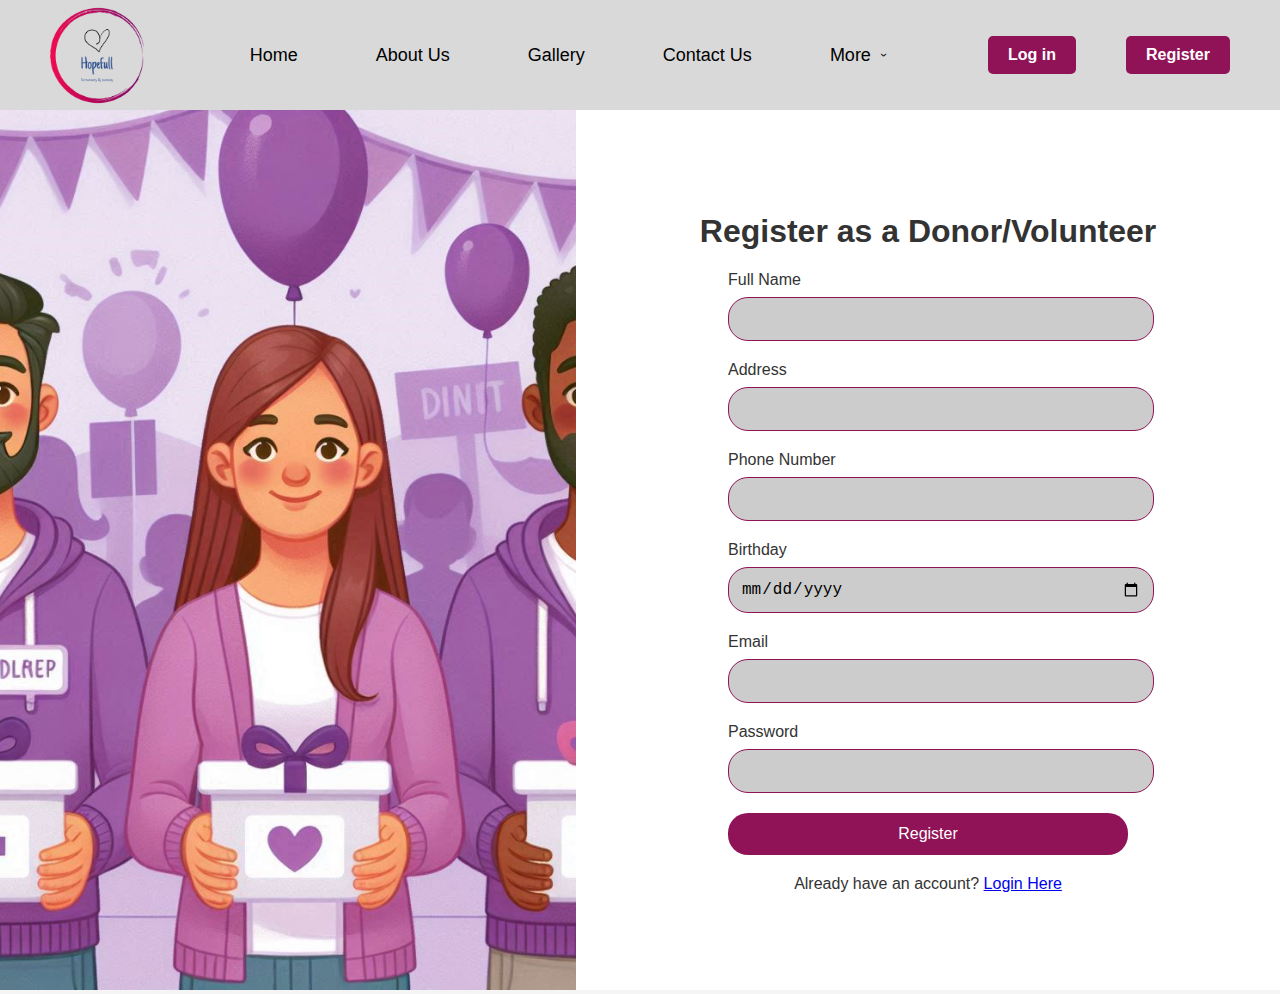
<file: Registration/Registration.html>
<!DOCTYPE html>
<html lang="en">
<head>
    <meta charset="UTF-8">
    <meta name="viewport" content="width=device-width, initial-scale=1.0">
    <title>Hopefull - Donation Platform</title>
    <link rel="stylesheet" href="Styles.css"> <!-- Linking the CSS file -->
</head>
<body>
    <header>
        <nav class="navbar">
            <div class="logo">
                <img src="images/logo.png" alt="Hopefull Logo">
            </div>
            <ul class="sidebar">
                <li onclick=hideSidebar()><a href="#home"><svg xmlns="http://www.w3.org/2000/svg" height="40" viewBox="0 -960 960 960" width="40"><path d="m256-200-56-56 224-224-224-224 56-56 224 224 224-224 56 56-224 224 224 224-56 56-224-224-224 224Z"/></svg></a></li>
                <li><a href="#home">Home</a></li>
                <li><a href="#about">About Us</a></li>
                <li><a href="#gallery">Gallery</a></li>
                <li><a href="#contact">Contact Us</a></li>
                <li><a href="#">Market Place</a></li>
                <li><a href="#"><a href="#">Make A Wish</a></li>
                <li><a href="#">Terms and Conditions</a></li>        
            </ul>

            <ul class="nav-links">
                <li class="hideOnMobile"><a href="#">Home</a></li>
                <li class="hideOnMobile"><a href="#">About Us</a></li>
                <li class="hideOnMobile"><a href="#">Gallery</a></li>
                <li class="hideOnMobile"><a href="#">Contact Us</a></li>
                <li class="dropdown hideOnMobile">
                    <a href="#" class="dropbtn">More</a>
                    <div class="dropdown-content">
                        <a href="#">Market Place</a>
                        <a href="#">Make A Wish</a>
                        <a href="#">Terms and Conditions</a>
                    </div>
                </li>
            </ul>
            <div class="auth-buttons hideOnMobile">
                <a href="login/login.php" class="btn login">Log in</a>
                <a href="#" class="btn register">Register</a>
            </div>
            <ul style="list-style-type: none;" class = "hideOnLaptop">
                <li class="menu-button" onclick=showSidebar()><a href="#"><svg xmlns="http://www.w3.org/2000/svg" height="40" viewBox="0 -960 960 960" width="40"><path d="M120-240v-80h720v80H120Zm0-200v-80h720v80H120Zm0-200v-80h720v80H120Z"/></svg></a></li>
            </ul>
        </nav>
    </header>

    <div class="login-container">
        <div class="login-image-container">
            <img src="images/login-image.jpeg" alt="Login Image">
        </div>
    
        <div class="login-form-container">
            <h1>Register as a Donor/Volunteer</h1>
            <form action="register.php" method="POST" class="login-form">
                <div class="form-group">
                    <label for="full-name">Full Name</label>
                    <input type="text" name="full-name" id="full-name" required>
                </div>
               
                <div class="form-group">
                    <label for="address">Address</label>
                    <input type="text" name="address" id="address" required>
                </div>
                <div class="form-group">
                    <label for="phone">Phone Number</label>
                    <input type="tel" name="phone" id="phone" required>
                </div>

                <div class="form-group">
                    <label for="birthday">Birthday</label>
                    <input type="date" name="birthday" id="birthday" required>
                </div>
                
                <div class="form-group">
                    <label for="email">Email</label>
                    <input type="email" name="email" id="email" required>
                </div>
                <div class="form-group">
                    <label for="password">Password</label>
                    <input type="password" name="password" id="password" required>
                </div>
                <div class="form-group">
                    <button type="submit" class="login-btn">Register</button>
                </div>
                <p>Already have an account? <a href="login.php">Login Here</a></p>
            </form>
        </div>
    </div>

    <script>

        function showSidebar(){
            const sidebar = document.querySelector('.sidebar');
            sidebar.style.display = 'flex';
        }
        function hideSidebar(){
            const sidebar = document.querySelector('.sidebar');
            sidebar.style.display = 'none';
        }
    </script>
</body>
</html>
</file>
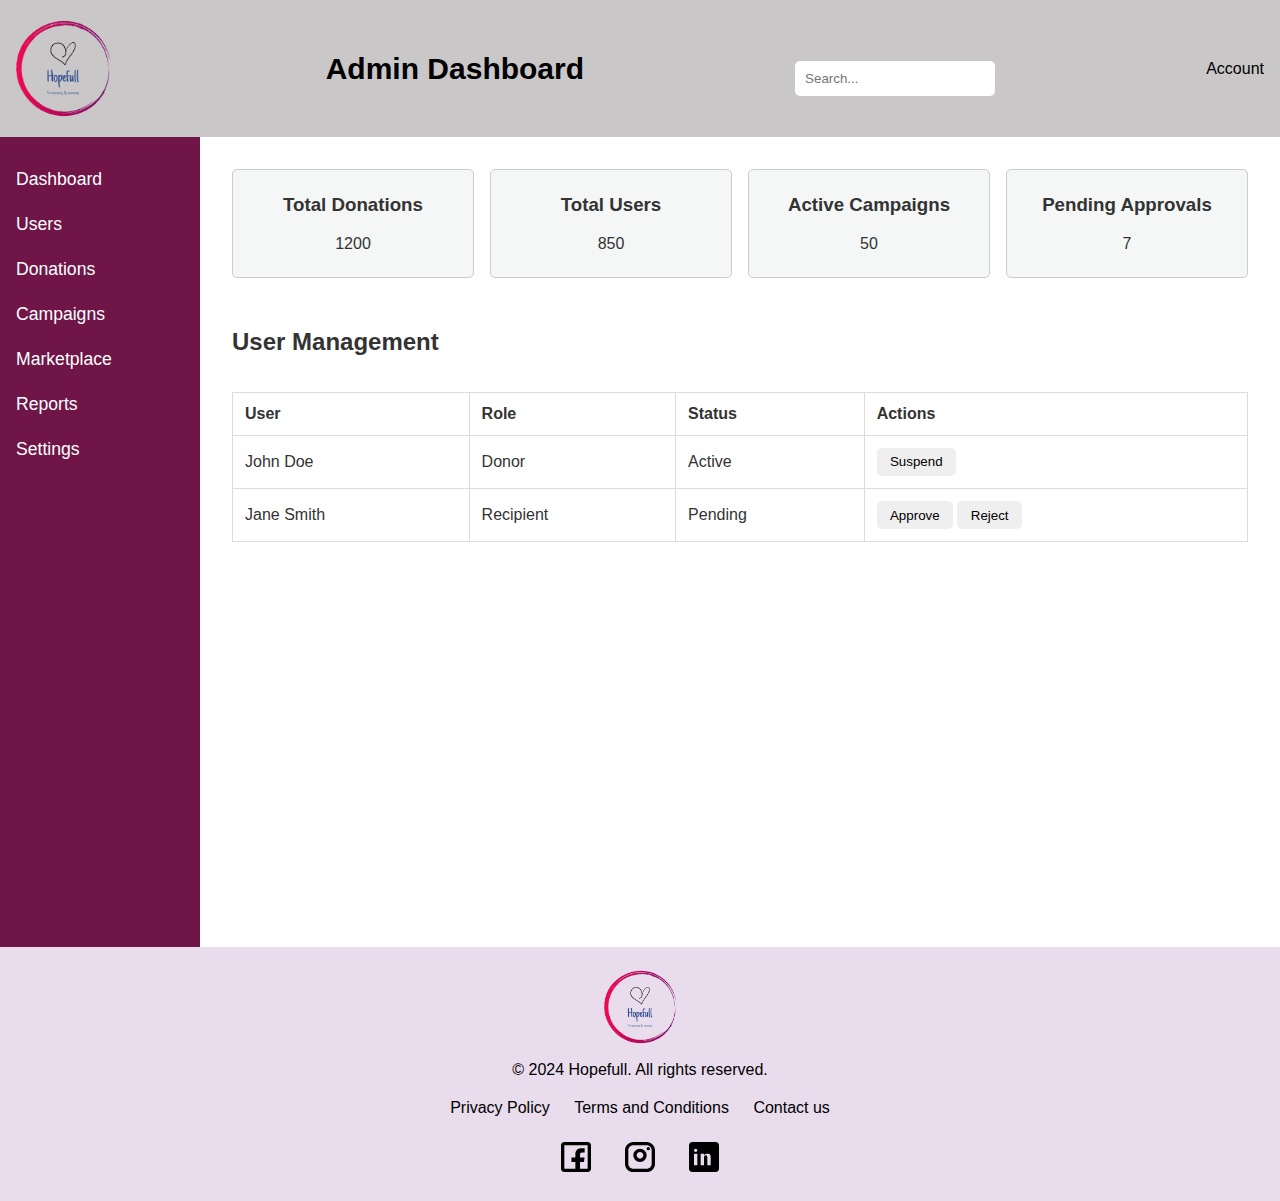
<file: SystemAdmin/SystemAdmin.html>
<!DOCTYPE html>
<html lang="en">
<head>
    <meta charset="UTF-8">
    <meta name="viewport" content="width=device-width, initial-scale=1.0">
    <title>Hopefull - Donation Platform</title>
    <link rel="stylesheet" href="styles.css"> <!-- Linking the CSS file -->
</head>
<body>
    <header>
        <div class="logo"><img src="images/logo.png" alt="Hopefull Logo"><br/></div>
        <div class="logotext">Admin Dashboard</div>
        <div class="search-bar">
            <input type="text" placeholder="Search..." id="search" onkeyup="filterUsers()">
        </div>
        <div class="profile-menu">
            <span onclick="toggleDropdown()">Account</span>
            <div class="dropdown" id="dropdown-menu">
                <a href="#">Profile</a>
                <a href="#">Settings</a>
                <a href="#">Logout</a>
            </div>
        </div>
        
    </header>
    <div class="container">
        <aside class="sidebar">
            <ul>
                <li><a href="#">Dashboard</a></li>
                <li><a href="#">Users</a></li>
                <li><a href="#">Donations</a></li>
                <li><a href="#">Campaigns</a></li>
                <li><a href="#">Marketplace</a></li>
                <li><a href="#">Reports</a></li>
                <li><a href="#">Settings</a></li>
            </ul>
        </aside>

        <main class="main-content">
            <section class="overview">
                <div class="card">
                    <h3>Total Donations</h3>
                    <p id="donations-count">1200</p>
                </div>
                <div class="card">
                    <h3>Total Users</h3>
                    <p id="users-count">850</p>
                </div>
                <div class="card">
                    <h3>Active Campaigns</h3>
                    <p id="campaigns-count">50</p>
                </div>
                <div class="card">
                    <h3>Pending Approvals</h3>
                    <p id="approvals-count">7</p>
                </div>
            </section>

            <section class="user-management">
                <br/>
                <h2>User Management</h2>
                <br/><br/>
                <table>
                    <thead>
                        <tr>
                            <th>User</th>
                            <th>Role</th>
                            <th>Status</th>
                            <th>Actions</th>
                        </tr>
                    </thead>
                    <tbody id="user-table">
                        <tr>
                            <td>John Doe</td>
                            <td>Donor</td>
                            <td>Active</td>
                            <td><button onclick="suspendUser(this)">Suspend</button></td>
                        </tr>
                        <tr>
                            <td>Jane Smith</td>
                            <td>Recipient</td>
                            <td>Pending</td>
                            <td><button onclick="approveUser(this)">Approve</button> <button onclick="rejectUser(this)">Reject</button></td>
                        </tr>
                    </tbody>
                </table>
            </section>
        </main>
    </div>

    <!-- JavaScript section -->
    <script>
        // Dropdown menu toggle
        function toggleDropdown() {
            const dropdown = document.getElementById('dropdown-menu');
            dropdown.style.display = dropdown.style.display === 'block' ? 'none' : 'block';
        }

        // User management actions
        function suspendUser(button) {
            const row = button.closest('tr');
            row.querySelector('td:nth-child(3)').innerText = 'Suspended';
            button.innerText = 'Activate';
            button.setAttribute('onclick', 'activateUser(this)');
        }

        function activateUser(button) {
            const row = button.closest('tr');
            row.querySelector('td:nth-child(3)').innerText = 'Active';
            button.innerText = 'Suspend';
            button.setAttribute('onclick', 'suspendUser(this)');
        }

        function approveUser(button) {
            const row = button.closest('tr');
            row.querySelector('td:nth-child(3)').innerText = 'Active';
            button.remove();
        }

        function rejectUser(button) {
            const row = button.closest('tr');
            row.remove();
        }

        // Filter users based on search input
        function filterUsers() {
            const input = document.getElementById('search').value.toLowerCase();
            const rows = document.getElementById('user-table').getElementsByTagName('tr');

            for (let i = 0; i < rows.length; i++) {
                const row = rows[i];
                const userName = row.getElementsByTagName('td')[0].innerText.toLowerCase();
                if (userName.indexOf(input) > -1) {
                    row.style.display = '';
                } else {
                    row.style.display = 'none';
                }
            }
        }

        // Dynamic update of stats
        function updateStats() {
            document.getElementById('donations-count').innerText = 1250; // Sample update
            document.getElementById('users-count').innerText = 900;
            document.getElementById('campaigns-count').innerText = 55;
            document.getElementById('approvals-count').innerText = 5;
        }

        // Simulate updating stats after loading the page
        setTimeout(updateStats, 2000); // Updates stats after 2 seconds for demonstration
    </script>

    <!-- Footer section -->
    <footer>
        <div class="footer-content">
            <div class="footer-logo">
                <img src="images/logo.png" alt="Hopefull Logo">
            </div>
            <p>&copy; 2024 Hopefull. All rights reserved.</p>
        </div>
        <div class="footer-links">
            <a href="#">Privacy Policy</a>
            <a href="#">Terms and Conditions</a>
            <a href="#">Contact us</a>
        </div>
        <div class="social-media">
            <a href="#facebook"><svg xmlns="http://www.w3.org/2000/svg"  viewBox="0 0 24 24" width="32px" height="32px">    <path d="M 5 3 C 3.897 3 3 3.897 3 5 L 3 19 C 3 20.103 3.897 21 5 21 L 11.621094 21 L 14.414062 21 L 19 21 C 20.103 21 21 20.103 21 19 L 21 5 C 21 3.897 20.103 3 19 3 L 5 3 z M 5 5 L 19 5 L 19.001953 19 L 14.414062 19 L 14.414062 15.035156 L 16.779297 15.035156 L 17.130859 12.310547 L 14.429688 12.310547 L 14.429688 10.574219 C 14.429687 9.7862188 14.649297 9.2539062 15.779297 9.2539062 L 17.207031 9.2539062 L 17.207031 6.8222656 C 16.512031 6.7512656 15.814234 6.71675 15.115234 6.71875 C 13.041234 6.71875 11.621094 7.9845938 11.621094 10.308594 L 11.621094 12.314453 L 9.2773438 12.314453 L 9.2773438 15.039062 L 11.621094 15.039062 L 11.621094 19 L 5 19 L 5 5 z"/></svg></a>
            <a href="#instagram"><svg xmlns="http://www.w3.org/2000/svg"  viewBox="0 0 24 24" width="32px" height="32px">    <path d="M 8 3 C 5.243 3 3 5.243 3 8 L 3 16 C 3 18.757 5.243 21 8 21 L 16 21 C 18.757 21 21 18.757 21 16 L 21 8 C 21 5.243 18.757 3 16 3 L 8 3 z M 8 5 L 16 5 C 17.654 5 19 6.346 19 8 L 19 16 C 19 17.654 17.654 19 16 19 L 8 19 C 6.346 19 5 17.654 5 16 L 5 8 C 5 6.346 6.346 5 8 5 z M 17 6 C 16.448 6 16 6.448 16 7 C 16 7.552 16.448 8 17 8 C 17.552 8 18 7.552 18 7 C 18 6.448 17.552 6 17 6 z M 12 7 C 9.794 7 8 8.794 8 11 C 8 13.206 9.794 15 12 15 C 14.206 15 16 13.206 16 11 C 16 8.794 14.206 7 12 7 z M 12 9 C 13.103 9 14 9.897 14 11 C 14 12.103 13.103 13 12 13 C 10.897 13 10 12.103 10 11 C 10 9.897 10.897 9 12 9 z"/></svg></a>
            <a href="#linkedin"><svg xmlns="http://www.w3.org/2000/svg"  viewBox="0 0 24 24" width="32px" height="32px">    <path d="M 5 3 C 3.897 3 3 3.897 3 5 L 3 19 C 3 20.103 3.897 21 5 21 L 19 21 C 20.103 21 21 20.103 21 19 L 21 5 C 21 3.897 20.103 3 19 3 L 5 3 z M 7 7 C 7.552 7 8 7.448 8 8 C 8 8.552 7.552 9 7 9 C 6.448 9 6 8.552 6 8 C 6 7.448 6.448 7 7 7 z M 6 10 L 8 10 L 8 17 L 6 17 L 6 10 z M 10 10 L 12 10 L 12 10.845703 C 12.545 10.304703 13.368 10 14.205078 10 C 16.111078 10 16 11.224 16 12.826172 L 16 17 L 14 17 L 14 13 C 14 12 14 11 13 11 C 12 11 12 12 12 13 L 12 17 L 10 17 L 10 10 z"/></svg></a>
        </div>
    </footer>
</body>
</html>
</file>
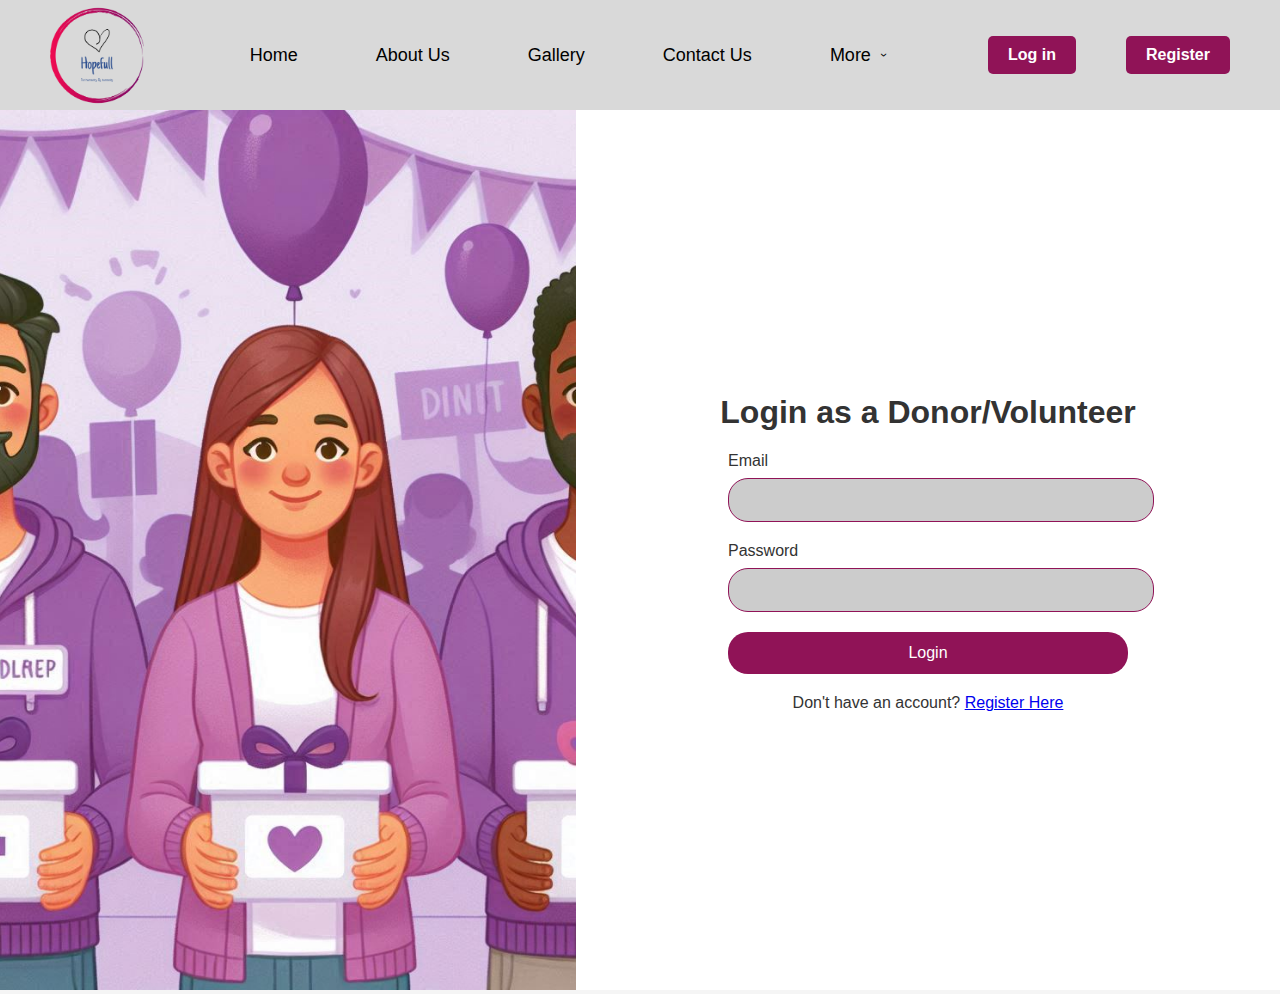
<file: UserLogin/login.html>
<!DOCTYPE html>
<html lang="en">
<head>
    <meta charset="UTF-8">
    <meta name="viewport" content="width=device-width, initial-scale=1.0">
    <title>Hopefull - Donation Platform</title>
    <link rel="stylesheet" href="Styles.css"> <!-- Linking the CSS file -->
</head>
<body>
    <header>
        <nav class="navbar">
            <div class="logo">
                <img src="images/logo.png" alt="Hopefull Logo">
            </div>
            <ul class="sidebar">
                <li onclick=hideSidebar()><a href="#home"><svg xmlns="http://www.w3.org/2000/svg" height="40" viewBox="0 -960 960 960" width="40"><path d="m256-200-56-56 224-224-224-224 56-56 224 224 224-224 56 56-224 224 224 224-56 56-224-224-224 224Z"/></svg></a></li>
                <li><a href="#home">Home</a></li>
                <li><a href="#about">About Us</a></li>
                <li><a href="#gallery">Gallery</a></li>
                <li><a href="#contact">Contact Us</a></li>
                <li><a href="#">Market Place</a></li>
                <li><a href="#"><a href="#">Make A Wish</a></li>
                <li><a href="#">Terms and Conditions</a></li>        
            </ul>

            <ul class="nav-links">
                <li class="hideOnMobile"><a href="#">Home</a></li>
                <li class="hideOnMobile"><a href="#">About Us</a></li>
                <li class="hideOnMobile"><a href="#">Gallery</a></li>
                <li class="hideOnMobile"><a href="#">Contact Us</a></li>
                <li class="dropdown hideOnMobile">
                    <a href="#" class="dropbtn">More</a>
                    <div class="dropdown-content">
                        <a href="#">Market Place</a>
                        <a href="#">Make A Wish</a>
                        <a href="#">Terms and Conditions</a>
                    </div>
                </li>
            </ul>
            <div class="auth-buttons hideOnMobile">
                <a href="login/login.php" class="btn login">Log in</a>
                <a href="#" class="btn register">Register</a>
            </div>
            <ul style="list-style-type: none;" class = "hideOnLaptop">
                <li class="menu-button" onclick=showSidebar()><a href="#"><svg xmlns="http://www.w3.org/2000/svg" height="40" viewBox="0 -960 960 960" width="40"><path d="M120-240v-80h720v80H120Zm0-200v-80h720v80H120Zm0-200v-80h720v80H120Z"/></svg></a></li>
            </ul>
        </nav>
    </header>

    <div class="login-container">

        <div class="login-image-container">
            <img src="images/login-image.jpeg" alt="Login Image">
        </div>

        <div class="login-form-container">
            <h1>Login as a Donor/Volunteer</h1>
            <form action="login.php" method="POST" class="login-form">
                <div class="form-group">
                    <label for="email">Email</label>
                    <input type="email" name="email" id="email" required>
                </div>
                <div class="form-group"> 
                    <label for="password">Password</label>
                    <input type="password" name="password" id="password" required>              
                </div>
                <div class="form-group">
                    <button type="submit" class="login-btn">Login</button>
                </div>
                <p>Don't have an account? <a href="register/register.php">Register Here</a></p>
            </form>
        </div>
       
    </div>
   

    <script>

        function showSidebar(){
            const sidebar = document.querySelector('.sidebar');
            sidebar.style.display = 'flex';
        }
        function hideSidebar(){
            const sidebar = document.querySelector('.sidebar');
            sidebar.style.display = 'none';
        }
    </script>
</body>
</html>
</file>
<file: Registration/Styles.css>
/* General Styles */
body {
    font-family: Arial, sans-serif;
    margin: 0;
    padding: 0;
    background-color: #f5f5f5;
    color: #333;
    min-height: 100vh;
    display:flex;
    flex-direction: column;
}




/* Navigation Bar */
.logo img {
    float: right;
    height: 105px; 
    width: auto;  
}

.navbar {
    background-color: #d9d9d9; /* Purple */
    color: #000000;
    padding: 0px 50px;
    height: 110px;
    display: flex;
    justify-content: space-between;
    align-items: center;
}

.navbar .nav-links {
    float: center;
    list-style: none;
    margin: 0;
    padding: 0;
    display: flex;
}

.navbar .nav-links li {
    margin-left: 50px;
}

.navbar .nav-links a {
    display: inline-block;
    text-align: center;
    padding: 14px;
    color: #000000;
    text-decoration: none;
    font-size: 18px;
    border-radius: 5px;
}

.navbar .nav-links a:hover {
    background-color: #bbbabb; 
    color: #901357;
}

/* Dropdown */
.nav-links .dropdown {
    position: relative;
}

.nav-links .dropdown .dropbtn {
    background-color: transparent;
    color: #000000;
    padding: 14px;
    border: none;
    cursor: pointer;
    text-decoration: none;
    position: relative;
    padding-right: 25px; /* Space for the arrow */
}

.nav-links .dropdown .dropbtn::after {
    content: '\203A'; /* Single right-pointing angle quotation mark */
    position: absolute;
    right: 10px;
    top: 50%;
    transform: translateY(-50%) rotate(90deg); /* Rotate to point downwards */
    font-size: 12px;
    color: #000000; /* Arrow color */
}

.nav-links .dropdown-content {
    display: none;
    position: absolute;
    background-color: #d9d9d9;
    min-width: 160px;
    box-shadow: 0px 8px 16px 0px rgba(0,0,0,0.2);
    z-index: 1;
    border-radius: 5px;
}

.nav-links .dropdown-content a {
    color: #000000;
    padding: 12px 16px;
    text-decoration: none;
    display: block;
}

.nav-links .dropdown-content a:hover {
    background-color: #bbbabb; 
    color: #901357;
}

.nav-links .dropdown:hover .dropdown-content {
    display: block;
}

.nav-links .dropdown:hover .dropbtn {
    background-color: #bbbabb; 
    color: #901357;
}

/* Login/Register Buttons */
.auth-buttons {
    display: flex;
}

.btn {
    background-color: #901357;
    color: #ffffff;
    border: none;
    border-radius: 5px;
    padding: 10px 20px;
    text-decoration: none;
    margin-left: 50px;
    font-weight: bold;
    transition: background-color 0.3s ease, color 0.3s ease;
}

.btn:hover {
    background-color: #701547;
    color: #ffffff;
}

.btn:active {
    background: plum;
    color: #000000;
}

.sidebar{
    position: fixed;
    top: 0;
    right: 0;
    height: 100vh;
    width: 250px;
    z-index: 999;
    background-color: rgba(255, 255, 255, 0.2);
    backdrop-filter: blur(10px);
    box-shadow: -10px 0  10px rgba(0, 0, 0, 0.1);
    display:none;
    flex-direction: column;
    align-items: flex-start;
    justify-content: flex-start;
}

.sidebar li{
    width: 100%;
    list-style-type: none;
    height: 50px;
}
.sidebar a{
    width: 100%;
    text-decoration: none;
    color: black;

}

.login-container{
    display:flex;
    flex-direction: row;
    width:100%;
    /*height:calc(110vh - 110px);*/
    
  }
  
  .login-image-container{
    float:left;
    margin-top: 0;
        width:45%;
    background-color:#f5f5f5;
    /*display:flex;*/
    justify-content: center;
    align-items:center;
    border-radius: 10px;
  }
  
  .login-image-container img{
    /*float:right;*/
    width: 100%;
    height:100%;
    object-fit:cover;
    
  }
  

   
    .login-form-container {
        float: right;
        margin-top: 0;
        height: calc(110vh - 110px);
        width: 55%;
        display: flex;
        flex-direction: column;    
        justify-content: center;
        align-items: center;
        background-color: #ffffff;
    
    }
       
  .login-form-contaier h1{
    font-size: 28px;
    margin-bottom:30px;
    color:#901357;
  }
  
  .login-form{
    width:100%;
    max-width:400px;
  }
  
  .form-group{
    margin-bottom:20px;
  }
  
  .form-group label{
    display:block;
    margin-bottom:8px;
    color:#333;
  }
  
  .form-group input{
    width:100%;
    padding:12px;
    border-radius: 20px;
    border:1px solid #901357;
    border-color: #901357;
    background-color: #ccc;
    font-size: 16px;
  }
  
  .form-group input:focus{
    border-color:#901357;
    outline:none;
  }
  
  .login-btn{
    width:100%;
    padding:12px;
    background-color: #901357;
    color:white;
    border:none;
    border-radius: 20px;
    font-size:16px;
    cursor:pointer;
    transition:background-color 0.3s ease;
  }
  
  .login-btn:hover{
    background-color: #701547;
  }
  
  p{
    margin-top:20px;
    text-align:center;
  }
  




@media(max-width:800px){
    .hideOnMobile{
        display: none;
    }
    .menu-button{
        display: block;
    }
}

@media(min-width:800px){
    .hideOnLaptop{
        display: none;
    }
}

@media(max-width:400px){
    .sidebar{
        width:100%;
    }
}

 
@media (max-width: 800px) {
    .login-container {
        flex-direction: row; /* Stack form and image on small screens */
        margin-top: 110px;
    }

    .login-image-container, .login-form-container {
        width: 100%;
    }

    .login-image-container {
        margin-bottom: 20px; /* Add some space between image and form */
    }
}
</file>
<file: SystemAdmin/styles.css>
/* General Styles */
body {
    font-family: Arial, sans-serif;
    margin: 0;
    padding: 0;
    background-color: #f5eef9;
    color: #333;
    min-height: 100vh;
}

/* Navigation Bar */
.logo img {
    float: left;
    height: 105px; 
    width: auto;  
}

* {
    margin: 0;
    padding: 0;
    box-sizing: border-box;
}

body {
    font-family: Arial, sans-serif;
    background-color: #f4f7f6;
    color: #333;
}

header {
    background-color: #c9c7c8;
    color: white;
    padding: 1em;
    display: flex;
    justify-content: space-between;
    align-items: center;
}

.logotext {
    
    padding-left: 10px;
    font-size: 30px;
    font-weight: bold;
    color: #000000;
}

.search-bar input {
    padding: 0.5em;
    border:#701547;
    border-radius: 10px;
}

.profile-menu {
    position: relative;
}

.profile-menu span {
    cursor: pointer;
    color: #000000;
}

.profile-menu .dropdown {
    display: none;
    position: absolute;
    background-color: white;
    top: 100%;
    right: 0;
    border: 1px solid #ccc;
}

.profile-menu:hover .dropdown {
    display: block;
}

.profile-menu .dropdown a {
    display: block;
    padding: 0.5em 1em;
    text-decoration: none;
    color: #333;
}
.container {
    display: flex;
    min-height: 90vh;
}

.sidebar {
    background-color:#701547;
    color: white;
    width: 200px;
    padding: 2em 1em;
}

.sidebar ul {
    list-style: none;
}

.sidebar ul li {
    margin-bottom: 1.5em;
}

.sidebar ul li a {
    color: white;
    text-decoration: none;
    font-size: 1.1em;
}

.sidebar ul li a:hover {
    color: #f4f7f6;
}

.main-content {
    flex-grow: 1;
    padding: 2em;
    background-color: #fff;
}

.overview {
    display: flex;
    gap: 1em;
    margin-bottom: 2em;
}

.card {
    flex: 1;
    padding: 1.5em;
    background-color: #f4f7f6;
    border: 1px solid #ccc;
    border-radius: 5px;
    text-align: center;
}

.card h3 {
    margin-bottom: 1em;
}

.user-management {
    margin-top: 2em;
}

.user-management table {
    width: 100%;
    border-collapse: collapse;
}

.user-management table, th, td {
    border: 1px solid #ddd;
}

.user-management th, td {
    padding: 0.75em;
    text-align: left;
}

.user-management button {
    padding: 0.5em 1em;
    border: none;
    border-radius: 5px;
    cursor: pointer;
}

.user-management button:hover {
    background-color: #3c8dbc;
    color: white;
}


.container img {
    padding-top: 185px;
    padding-left: 40px;
    height: 300px; 
    width: auto; 
}

.about-us {
    margin:50px;
    
    padding-bottom: 400px;
    padding-left: 20px;
    padding-right: 20px;
}

.about-us h1{
    color: #701547;
    margin:20px;
    display: flex;
    text-align: center;
}
.about-us p{
    margin:60px;
    display: flex;
    text-align: justify;
   
}

.vision {
    margin:40px;
    text-align: left;
    padding-bottom: 140px;
    padding-top: 230px;
    padding-left: 20px;
    
}
.vision h1{
    color: #701547;
    text-align: left;
    padding-top: 70px;
}
.vision p{
    text-align: justify;
    padding-left: 20px;
}

.vision img {
    float: right;
    height: 200px; 
    display: flex;
    width: auto;
    padding-right: 20px;   
}

.container1 {
   
    display: flex;
    height: 200px; 
} 

.container1 img {
    text-align: left;
    padding-left: 30px;
    position:absolute;
    top: 720px; 
    left:800px; 
    width: 150px; 
    height: auto; 
}


.mission {
    margin:40px;
    text-align: right;
    padding-bottom: 140px;
    padding-top: 230px;
    padding-right: 20px;
    
}
.mission h1{
    color: #701547;
    text-align: right;
    padding-top: 70px;
    position:absolute;
    top: 850px; 
    left:1000px;
}
.mission p{
    text-align: right;
    padding-top: 70px;
    position:absolute;
    top: 950px; 
    left:600px;
    
    
}

.mission img {
    float: left;
    height: 200px; 
    display: flex;
    width: auto;
    padding-left: 20px;   
}

.container2 {
   
    display: flex;
    padding-top: 50px;
    height: 200px; 
} 

.container2 img {
    text-align: left;
    padding-left: 30px;
    position:absolute;
    top: 945px; 
    left:120px; 
    width: 150px; 
    height: auto; 
}

#faq {
    
    max-width: 800px;
    margin: 0 auto;
}

.faq-item {
    border-bottom: 1px solid #ddd;
    padding: 10px 0;
}

.faq-question {
    display: flex;
    justify-content: space-between;
    cursor: pointer;
    font-weight: bold;
}

.faq-answer {
    color: #701547;
    display: none;
    overflow: hidden;
    max-height: 0;
    transition: max-height 0.4s ease-out, opacity 0.4s ease-out;
    opacity: 0;
}

.faq-answer.show {
    display: block;
    max-height: 500px; /* Set a reasonable max-height */
    opacity: 1;
}

.arrow {
   
    width: 0;
    height: 0;
    border-left: 8px solid transparent;
    border-right: 8px solid transparent;
    border-top: 8px solid black; /* Creates the upward arrow */
    margin-left: 10px;
    margin-top: 25px;
    transition: transform 0.3s ease;
}

.arrow.down {
    transform: rotate(-180deg);
}

.line1 {
    position: absolute;
    width: 555px; /* Line length */
    height: 0.5px;  /* Line thickness */
    background-color: rgb(126, 119, 119); /* Line color */
    top: 240px; /* Position from the top of the page */
    left: 580px; /* Position from the left of the page */
}

.line2 {
    position: absolute;
    width: 505px; /* Line length */
    height: 0.5px;  /* Line thickness */
    background-color: rgb(126, 119, 119); /* Line color */
    top: 730px; /* Position from the top of the page */
    left: 60px; /* Position from the left of the page */
}

.line3 {
    position: absolute;
    width: 585px; /* Line length */
    height: 0.5px;  /* Line thickness */
    background-color: rgb(126, 119, 119); /* Line color */
    top: 1000px; /* Position from the top of the page */
    left: 600px; /* Position from the left of the page */
}

.navbar {
    background-color: #e8dced; /* Purple */
    color: #000000;
    padding: 0px 50px;
    height: 110px;
    display: flex;
    justify-content: space-between;
    align-items: center;
}

.navbar .nav-links {
    float: center;
    list-style: none;
    margin: 0;
    padding: 0;
    display: flex;
}

.navbar .nav-links li {
    margin-left: 50px;
}

.navbar .nav-links a {
    display: inline-block;
    text-align: center;
    padding: 14px;
    color: #000000;
    text-decoration: none;
    font-size: 18px;
    border-radius: 5px;
}
/*Nav bar buttons*/
.navbar .nav-links a:hover {
    
    color: #901357;
}

/* Dropdown */
.nav-links .dropdown {
    position: relative;
}

.nav-links .dropdown .dropbtn {
    background-color: transparent;
    color: #000000;
    padding: 14px;
    border: none;
    cursor: pointer;
    text-decoration: none;
    position: relative;
    padding-right: 25px; /* Space for the arrow */
}

.nav-links .dropdown .dropbtn::after {
    content: '\203A'; /* Single right-pointing angle quotation mark */
    position: absolute;
    right: 10px;
    top: 50%;
    transform: translateY(-50%) rotate(90deg); /* Rotate to point downwards */
    font-size: 12px;
    color: #000000; /* Arrow color */
}

.nav-links .dropdown-content {
    display: none;
    position: absolute;
    background-color: #e8dced;
    min-width: 160px;
    box-shadow: 0px 8px 16px 0px rgba(0,0,0,0.2);
    z-index: 1;
    border-radius: 5px;
}

.nav-links .dropdown-content a {
    color: #000000;
    padding: 12px 16px;
    text-decoration: none;
    display: block;
}
/*More-dropdown*/
.nav-links .dropdown-content a:hover {
    background-color: #967d96; 
    color: #ffffff;
}

.nav-links .dropdown:hover .dropdown-content {
    display: block;
}
/*More*/
.nav-links .dropdown:hover .dropbtn {
    
    color: #901357;
}


/* Login/Register Buttons */
.auth-buttons {
    display: flex;
}
/*Login - register */
.btn {
    background-color: #901357;
    color: #ffffff;
    border: none;
    border-radius: 5px;
    padding: 10px 20px;
    text-decoration: none;
    margin-left: 50px;
    font-weight: bold;
    transition: background-color 0.3s ease, color 0.3s ease;
}

.btn:hover {
    background-color: #701547;
    color: #ffffff;
}

.btn:active {
    background: plum;
    color: #000000;
}






/* Hero Section */
.hero {
    text-align: center;
    padding: 50px 20px;
    background-image: url('images/herobg.jpeg');
    background-color: rgba(0, 0, 0, 0.5);
    height: 300px;
    background-size:cover;
    background-position: center;
    color: #ffffff;
    font-weight: bold;
}

.hero-buttons button {
    padding: 15px 30px;
    margin: 10px;
    border: solid;
    background-color: #901357;
    border-color: #000000;
    color: #ffffff;
    font-weight: bold;
    cursor: pointer;
    border-radius: 10px;
}

.search-bar {
    margin-top: 20px;
}

.search-bar input, .search-bar select {
    padding: 10px;
    margin: 5px;
    border-radius: 5px;
    border: none;
    width: 200px;
}

/* Featured Programs Section */
.featured-programs {
    background-color: #a7a7a7;
    padding: 50px 20px;
    text-align: center;
    margin-top: 50px;
}

.featured-programs h2 {
    color: #000000;
}

.programs {
    display: flex;
    justify-content: center;
    gap: 50px;
    margin-top: 30px;
}

.program {
    background-color: #fff;
    border-radius: 10px;
    margin: 10px;
    padding: 20px;
    width: 200px;
    box-shadow: 0 0 10px rgba(0, 0, 0, 0.1);
    transition: transform 0.3s ease;
}

.program img {
    width: 100%;
    height: auto;
}

.program:hover {
    transform: scale(1.05);
}

/* Gallery Section */
.gallery {
    padding: 50px 20px;
    background-color: #f0f0f0;
    text-align: center;
}

.gallery h2 {
    color: #000000;
}

.gallery-slideshow {
    max-width: 50%;
    position: relative;
    margin: auto;
}

.gallery-slide {
    display: none;
}

.gallery-slide img {
    width: 100%;
    border-radius: 10px;
}

.gallery-nav {
    text-align: center;
    margin-top: 10px;
}

.gallery-nav .dot {
    height: 15px;
    width: 15px;
    margin: 0 2px;
    background-color: #d9d9d9;
    border-radius: 50%;
    display: inline-block;
    cursor: pointer;
    transition: background-color 0.3s ease;
}

.gallery-nav .dot.active, .gallery-nav .dot:hover {
    background-color: #901357;
}

/* Footer Section */
footer {
    background-color: #e8dced;
    color: #000000;
    padding: 20px;
    text-align: center;
}

footer .footer-content {
    display: flex;
    flex-direction: column;
    align-items: center;
}

footer .footer-logo img {
    height: 80px;
    width: auto;
    margin-bottom: 10px;
}

footer .footer-links {
    margin-top: 20px;
}

footer .footer-links a {
    color: #000000;
    text-decoration: none;
    margin: 0 10px;
}

footer .footer-links a:hover {
    color: #901357;
}

footer .social-media {
    margin-top: 20px;
}

footer .social-media a {
    margin: 0 10px;
    display: inline-block;
}

footer .social-media svg {
    height: 40px;
    width: 40px;
}

footer .social-media a:hover svg {
    fill: #901357;
    cursor: pointer;
    
}  

@media(max-width:800px){
    .hideOnMobile{
        display: none;
    }
    .menu-button{
        display: block;
    }
}

@media(min-width:800px){
    .hideOnLaptop{
        display: none;
    }
}

@media(max-width:400px){
    .sidebar{
        width:100%;
    }
}
</file>
<file: UserLogin/Styles.css>
/* General Styles */
body {
    font-family: Arial, sans-serif;
    margin: 0;
    padding: 0;
    background-color: #f5f5f5;
    color: #333;
    min-height: 100vh;
    display:flex;
    flex-direction: column;
}




/* Navigation Bar */
.logo img {
    float: right;
    height: 105px; 
    width: auto;  
}
   

.navbar {
    background-color: #d9d9d9; /* Purple */
    color: #000000;
    padding: 0px 50px;
    height: 110px;
    display: flex;
    justify-content: space-between;
    align-items: center;
}

.navbar .nav-links {
    float: center;
    list-style: none;
    margin: 0;
    padding: 0;
    display: flex;
}

.navbar .nav-links li {
    margin-left: 50px;
}

.navbar .nav-links a {
    display: inline-block;
    text-align: center;
    padding: 14px;
    color: #000000;
    text-decoration: none;
    font-size: 18px;
    border-radius: 5px;
}

.navbar .nav-links a:hover {
    background-color: #bbbabb; 
    color: #901357;
}

/* Dropdown */
.nav-links .dropdown {
    position: relative;
}

.nav-links .dropdown .dropbtn {
    background-color: transparent;
    color: #000000;
    padding: 14px;
    border: none;
    cursor: pointer;
    text-decoration: none;
    position: relative;
    padding-right: 25px; /* Space for the arrow */
}

.nav-links .dropdown .dropbtn::after {
    content: '\203A'; /* Single right-pointing angle quotation mark */
    position: absolute;
    right: 10px;
    top: 50%;
    transform: translateY(-50%) rotate(90deg); /* Rotate to point downwards */
    font-size: 12px;
    color: #000000; /* Arrow color */
}

.nav-links .dropdown-content {
    display: none;
    position: absolute;
    background-color: #d9d9d9;
    min-width: 160px;
    box-shadow: 0px 8px 16px 0px rgba(0,0,0,0.2);
    z-index: 1;
    border-radius: 5px;
}

.nav-links .dropdown-content a {
    color: #000000;
    padding: 12px 16px;
    text-decoration: none;
    display: block;
}

.nav-links .dropdown-content a:hover {
    background-color: #bbbabb; 
    color: #901357;
}

.nav-links .dropdown:hover .dropdown-content {
    display: block;
}

.nav-links .dropdown:hover .dropbtn {
    background-color: #bbbabb; 
    color: #901357;
}

/* Login/Register Buttons */
.auth-buttons {
    display: flex;
}

.btn {
    background-color: #901357;
    color: #ffffff;
    border: none;
    border-radius: 5px;
    padding: 10px 20px;
    text-decoration: none;
    margin-left: 50px;
    font-weight: bold;
    transition: background-color 0.3s ease, color 0.3s ease;
}

.btn:hover {
    background-color: #701547;
    color: #ffffff;
}

.btn:active {
    background: plum;
    color: #000000;
}

.sidebar{
    position: fixed;
    top: 0;
    right: 0;
    height: 100vh;
    width: 250px;
    z-index: 999;
    background-color: rgba(255, 255, 255, 0.2);
    backdrop-filter: blur(10px);
    box-shadow: -10px 0  10px rgba(0, 0, 0, 0.1);
    display:none;
    flex-direction: column;
    align-items: flex-start;
    justify-content: flex-start;
}

.sidebar li{
    width: 100%;
    list-style-type: none;
    height: 50px;
}
.sidebar a{
    width: 100%;
    text-decoration: none;
    color: black;

}

.login-container{
    display:flex;
    flex-direction: row;
    width:100%;
    /*height:calc(110vh - 110px);*/
    
  }
  
  .login-image-container{
    float:left;
    margin-top: 0;
        width:45%;
    background-color:#f5f5f5;
    /*display:flex;*/
    justify-content: center;
    align-items:center;
    border-radius: 10px;
  }
  
  .login-image-container img{
    /*float:right;*/
    width: 100%;
    height:100%;
    object-fit:cover;
    
  }
  

   
    .login-form-container {
        float: right;
        margin-top: 0;
        height: calc(110vh - 110px);
        width: 55%;
        display: flex;
        flex-direction: column;    
        justify-content: center;
        align-items: center;
        background-color: #ffffff;
    
    }
       
  .login-form-contaier h1{
    font-size: 28px;
    margin-bottom:30px;
    color:#901357;
  }
  
  .login-form{
    width:100%;
    max-width:400px;
  }
  
  .form-group{
    margin-bottom:20px;
  }
  
  .form-group label{
    display:block;
    margin-bottom:8px;
    color:#333;
  }
  
  .form-group input{
    width:100%;
    padding:12px;
    border-radius: 20px;
    border:1px solid #901357;
    border-color: #901357;
    background-color: #ccc;
    font-size: 16px;
  }
  
  .form-group input:focus{
    border-color:#901357;
    outline:none;
  }
  
  .login-btn{
    width:100%;
    padding:12px;
    background-color: #901357;
    color:white;
    border:none;
    border-radius: 20px;
    font-size:16px;
    cursor:pointer;
    transition:background-color 0.3s ease;
  }
  
  .login-btn:hover{
    background-color: #701547;
  }
  
  p{
    margin-top:20px;
    text-align:center;
  }
  




@media(max-width:800px){
    .hideOnMobile{
        display: none;
    }
    .menu-button{
        display: block;
    }
}

@media(min-width:800px){
    .hideOnLaptop{
        display: none;
    }
}

@media(max-width:400px){
    .sidebar{
        width:100%;
    }
}

 
@media (max-width: 800px) {
    .login-container {
        flex-direction: row; /* Stack form and image on small screens */
        margin-top: 110px;
    }

    .login-image-container, .login-form-container {
        width: 100%;
    }

    .login-image-container {
        margin-bottom: 20px; /* Add some space between image and form */
    }
}
</file>
